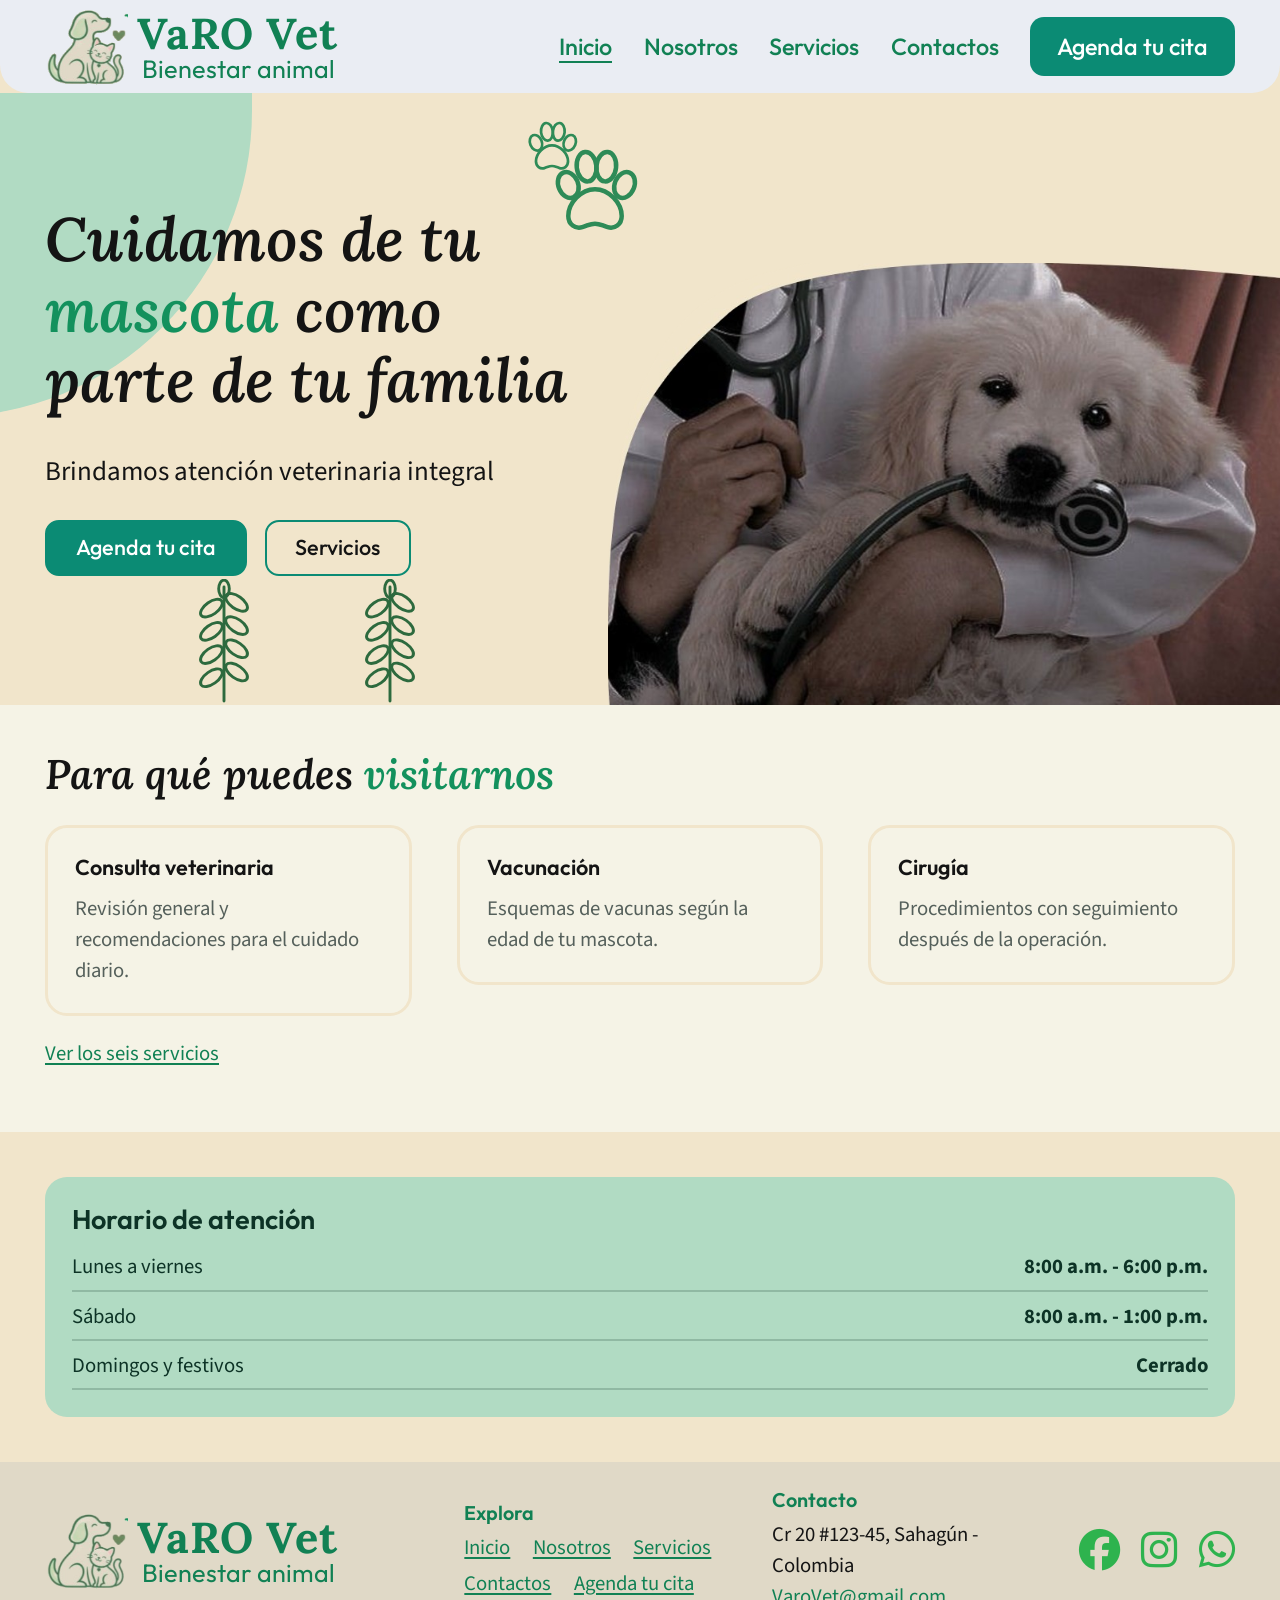
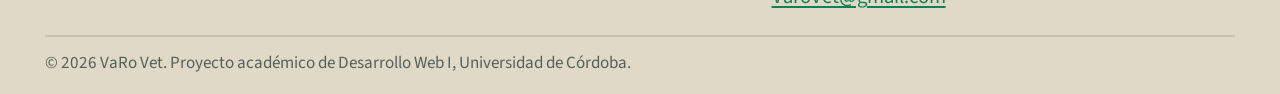
<file: index.html>
<!DOCTYPE html>
<html lang="es">
<head>
  <meta charset="UTF-8">
  <meta name="viewport" content="width=device-width, initial-scale=1">
  <title>Inicio | VaRo Vet</title>
  <meta name="description" content="VaRo Vet, bienestar animal: clínica veterinaria en Sahagún, Córdoba. Atención veterinaria integral y citas en línea.">
  <link rel="icon" href="img/favicon.svg" type="image/svg+xml">
  <link rel="preconnect" href="https://fonts.googleapis.com">
  <link rel="preconnect" href="https://fonts.gstatic.com" crossorigin>
  <link href="https://fonts.googleapis.com/css2?family=Lora:ital,wght@0,500;0,700;1,500;1,600;1,700&family=Outfit:wght@400;500;600&family=Source+Sans+3:wght@400;600;700&display=swap" rel="stylesheet">
  <link rel="stylesheet" href="https://cdnjs.cloudflare.com/ajax/libs/font-awesome/6.5.1/css/all.min.css">
  <link rel="stylesheet" href="css/styles.css">
</head>
<body>
  <a class="skip-link" href="#contenido">Saltar al contenido</a>
  <header class="site-header">
    <a class="brand" href="index.html" aria-label="VaRo Vet, bienestar animal. Ir al inicio">
      <img src="img/logo.png" alt="" width="124" height="118">
      <span class="brand-text"><span class="brand-name">VaRO Vet</span><span class="brand-tag">Bienestar animal</span></span>
    </a>
    <input type="checkbox" id="menu-toggle" class="nav-toggle" aria-label="Abrir o cerrar el menú">
    <label for="menu-toggle" class="menu-button"><i class="fa-solid fa-bars" aria-hidden="true"></i><span class="label">Menú</span></label>
    <nav class="site-nav" aria-label="Navegación principal">
      <ul class="nav-list">
        <li><a href="index.html" aria-current="page">Inicio</a></li>
        <li><a href="nosotros.html">Nosotros</a></li>
        <li><a href="servicios.html">Servicios</a></li>
        <li><a href="contacto.html">Contactos</a></li>
        <li class="nav-cta"><a href="agendar-cita.html">Agenda tu cita</a></li>
      </ul>
    </nav>
  </header>
  <main id="contenido">
    <section class="hero" aria-labelledby="hero-titulo">
      <span class="blob-mint tl" aria-hidden="true"></span>
      <span class="deco paw-line d1" aria-hidden="true"></span>
      <span class="deco paw-line d3" aria-hidden="true"></span>
      <span class="deco leaf d2" aria-hidden="true"></span>
      <span class="deco leaf d4" aria-hidden="true"></span>
      <article class="hero-text">
        <h1 id="hero-titulo">Cuidamos de tu <em>mascota</em> como parte de tu familia</h1>
        <p>Brindamos atención veterinaria integral</p>
        <p class="btn-actions">
          <a class="btn btn-primary" href="agendar-cita.html">Agenda tu cita</a>
          <a class="btn btn-outline" href="servicios.html">Servicios</a>
        </p>
      </article>
      <picture class="hero-photo">
        <img src="img/inicio.png" alt="Cachorro blanco abrazado por una veterinaria, con un estetoscopio en la boca" width="843" height="555" fetchpriority="high">
      </picture>
    </section>

    <section class="section light" aria-labelledby="destacados-titulo">
      <section class="container">
        <header class="section-head"><h2 id="destacados-titulo">Para qué puedes <em>visitarnos</em></h2></header>
        <section class="cols three">
          <article class="mini-card"><h3>Consulta veterinaria</h3><p>Revisión general y recomendaciones para el cuidado diario.</p></article>
          <article class="mini-card"><h3>Vacunación</h3><p>Esquemas de vacunas según la edad de tu mascota.</p></article>
          <article class="mini-card"><h3>Cirugía</h3><p>Procedimientos con seguimiento después de la operación.</p></article>
        </section>
        <p style="margin-top:1.25rem"><a href="servicios.html">Ver los seis servicios</a></p>
      </section>
    </section>

    <section class="section" aria-labelledby="horario-titulo">
      <section class="container">
        <aside class="info-box">
          <h2 id="horario-titulo">Horario de atención</h2>
          <ul class="hours">
          <li><span>Lunes a viernes</span><strong>8:00 a.m. - 6:00 p.m.</strong></li>
          <li><span>Sábado</span><strong>8:00 a.m. - 1:00 p.m.</strong></li>
          <li><span>Domingos y festivos</span><strong>Cerrado</strong></li>
        </ul>
        </aside>
      </section>
    </section>
  </main>
  <footer class="site-footer">
    <section class="footer-grid" aria-label="Información de la clínica">
      <a class="brand" href="index.html" aria-label="VaRo Vet, ir al inicio">
        <img src="img/logo.png" alt="" width="124" height="118">
        <span class="brand-text"><span class="brand-name">VaRO Vet</span><span class="brand-tag">Bienestar animal</span></span>
      </a>
      <nav aria-label="Enlaces del sitio">
        <h2>Explora</h2>
        <ul class="footer-links">
          <li><a href="index.html">Inicio</a></li><li><a href="nosotros.html">Nosotros</a></li>
          <li><a href="servicios.html">Servicios</a></li><li><a href="contacto.html">Contactos</a></li>
          <li><a href="agendar-cita.html">Agenda tu cita</a></li>
        </ul>
      </nav>
      <article>
        <h2>Contacto</h2>
        <address>Cr 20 #123-45, Sahagún - Colombia<br><a href="mailto:VaroVet@gmail.com">VaroVet@gmail.com</a></address>
      </article>
      <ul class="social" aria-label="Redes sociales">
        <li><a href="#" aria-label="VaRo Vet en Facebook"><i class="fa-brands fa-facebook" aria-hidden="true"></i></a></li>
        <li><a href="#" aria-label="VaRo Vet en Instagram"><i class="fa-brands fa-instagram" aria-hidden="true"></i></a></li>
        <li><a href="https://wa.me/573243630825" aria-label="Escribir por WhatsApp"><i class="fa-brands fa-whatsapp" aria-hidden="true"></i></a></li>
      </ul>
    </section>
    <p class="copy">© 2026 VaRo Vet. Proyecto académico de Desarrollo Web I, Universidad de Córdoba.</p>
  </footer>
</body>
</html>
</file>
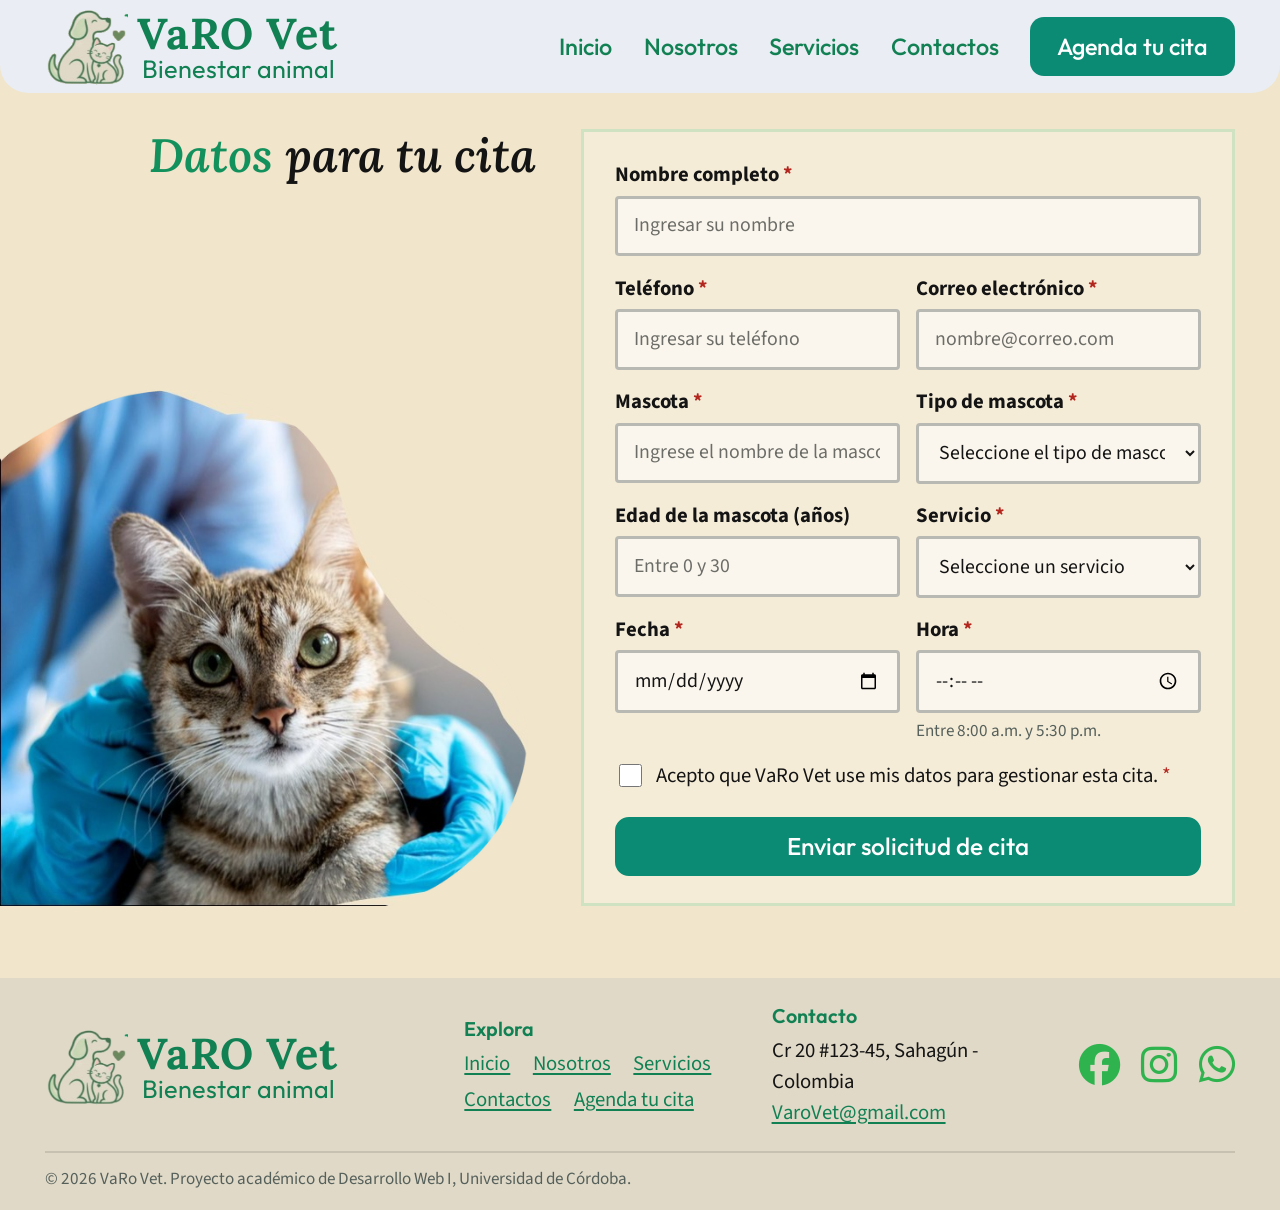
<file: agendar-cita.html>
<!DOCTYPE html>
<html lang="es">
<head>
  <meta charset="UTF-8">
  <meta name="viewport" content="width=device-width, initial-scale=1">
  <title>Agenda tu cita | VaRo Vet</title>
  <meta name="description" content="Solicita una cita veterinaria en VaRo Vet: completa tus datos y los de tu mascota.">
  <link rel="icon" href="img/favicon.svg" type="image/svg+xml">
  <link rel="preconnect" href="https://fonts.googleapis.com">
  <link rel="preconnect" href="https://fonts.gstatic.com" crossorigin>
  <link href="https://fonts.googleapis.com/css2?family=Lora:ital,wght@0,500;0,700;1,500;1,600;1,700&family=Outfit:wght@400;500;600&family=Source+Sans+3:wght@400;600;700&display=swap" rel="stylesheet">
  <link rel="stylesheet" href="https://cdnjs.cloudflare.com/ajax/libs/font-awesome/6.5.1/css/all.min.css">
  <link rel="stylesheet" href="css/styles.css">
</head>
<body>
  <a class="skip-link" href="#contenido">Saltar al contenido</a>
  <header class="site-header">
    <a class="brand" href="index.html" aria-label="VaRo Vet, bienestar animal. Ir al inicio">
      <img src="img/logo.png" alt="" width="124" height="118">
      <span class="brand-text"><span class="brand-name">VaRO Vet</span><span class="brand-tag">Bienestar animal</span></span>
    </a>
    <input type="checkbox" id="menu-toggle" class="nav-toggle" aria-label="Abrir o cerrar el menú">
    <label for="menu-toggle" class="menu-button"><i class="fa-solid fa-bars" aria-hidden="true"></i><span class="label">Menú</span></label>
    <nav class="site-nav" aria-label="Navegación principal">
      <ul class="nav-list">
        <li><a href="index.html">Inicio</a></li>
        <li><a href="nosotros.html">Nosotros</a></li>
        <li><a href="servicios.html">Servicios</a></li>
        <li><a href="contacto.html">Contactos</a></li>
        <li class="nav-cta"><a href="agendar-cita.html" aria-current="page">Agenda tu cita</a></li>
      </ul>
    </nav>
  </header>
  <main id="contenido">
    <section class="booking" aria-labelledby="cita-titulo">
      <picture class="booking-photo">
        <img src="img/agendar.png" alt="Gato atigrado en brazos de una veterinaria con guantes azules" width="612" height="595" fetchpriority="high">
      </picture>
      <header class="booking-title"><h1 id="cita-titulo"><em>Datos</em> para tu cita</h1></header>
      <form class="form form-box booking-form" action="#" method="post">
        <section class="form-grid">
          <p class="field full"><label for="a-propietario">Nombre completo <span class="req">*</span></label>
            <input id="a-propietario" name="propietario" type="text" required minlength="3" maxlength="60" pattern="[A-Za-zÁÉÍÓÚÜÑáéíóúüñ' ]{3,60}" title="Solo letras y espacios, entre 3 y 60 caracteres" autocomplete="name" placeholder="Ingresar su nombre"></p>
          <p class="field"><label for="a-telefono">Teléfono <span class="req">*</span></label>
            <input id="a-telefono" name="telefono" type="tel" required pattern="3[0-9]{9}" title="Celular colombiano de 10 dígitos que empieza por 3" autocomplete="tel" placeholder="Ingresar su teléfono"></p>
          <p class="field"><label for="a-correo">Correo electrónico <span class="req">*</span></label>
            <input id="a-correo" name="correo" type="email" required autocomplete="email" placeholder="nombre@correo.com"></p>
          <p class="field"><label for="a-mascota">Mascota <span class="req">*</span></label>
            <input id="a-mascota" name="mascota" type="text" required minlength="2" maxlength="30" placeholder="Ingrese el nombre de la mascota"></p>
          <p class="field"><label for="a-tipo">Tipo de mascota <span class="req">*</span></label>
            <select id="a-tipo" name="tipo" required>
              <option value="">Seleccione el tipo de mascota</option>
              <option>Perro</option><option>Gato</option><option>Ave</option><option>Conejo</option><option>Otro</option>
            </select></p>
          <p class="field"><label for="a-edad">Edad de la mascota (años)</label>
            <input id="a-edad" name="edad" type="number" min="0" max="30" step="1" inputmode="numeric" placeholder="Entre 0 y 30"></p>
          <p class="field"><label for="a-servicio">Servicio <span class="req">*</span></label>
            <select id="a-servicio" name="servicio" required>
              <option value="">Seleccione un servicio</option>
              <option value="consulta">Consulta veterinaria</option><option value="vacunacion">Vacunación</option><option value="cirugia">Cirugía</option>
              <option value="laboratorio">Exámenes de laboratorio</option><option value="odontologia">Odontología</option><option value="peluqueria">Peluquería</option>
            </select></p>
          <p class="field"><label for="a-fecha">Fecha <span class="req">*</span></label>
            <input id="a-fecha" name="fecha" type="date" required min="2026-10-26" max="2027-03-31"></p>
          <p class="field"><label for="a-hora">Hora <span class="req">*</span></label>
            <input id="a-hora" name="hora" type="time" required min="08:00" max="17:30" step="1800"><small>Entre 8:00 a.m. y 5:30 p.m.</small></p>
          <p class="check full"><input id="a-acepto" name="acepto" type="checkbox" required><label for="a-acepto">Acepto que VaRo Vet use mis datos para gestionar esta cita. <span class="req">*</span></label></p>
        </section>
        <p class="form-actions"><button class="btn btn-primary btn-block" type="submit">Enviar solicitud de cita</button></p>
      </form>
    </section>
  </main>
  <footer class="site-footer">
    <section class="footer-grid" aria-label="Información de la clínica">
      <a class="brand" href="index.html" aria-label="VaRo Vet, ir al inicio">
        <img src="img/logo.png" alt="" width="124" height="118">
        <span class="brand-text"><span class="brand-name">VaRO Vet</span><span class="brand-tag">Bienestar animal</span></span>
      </a>
      <nav aria-label="Enlaces del sitio">
        <h2>Explora</h2>
        <ul class="footer-links">
          <li><a href="index.html">Inicio</a></li><li><a href="nosotros.html">Nosotros</a></li>
          <li><a href="servicios.html">Servicios</a></li><li><a href="contacto.html">Contactos</a></li>
          <li><a href="agendar-cita.html">Agenda tu cita</a></li>
        </ul>
      </nav>
      <article>
        <h2>Contacto</h2>
        <address>Cr 20 #123-45, Sahagún - Colombia<br><a href="mailto:VaroVet@gmail.com">VaroVet@gmail.com</a></address>
      </article>
      <ul class="social" aria-label="Redes sociales">
        <li><a href="#" aria-label="VaRo Vet en Facebook"><i class="fa-brands fa-facebook" aria-hidden="true"></i></a></li>
        <li><a href="#" aria-label="VaRo Vet en Instagram"><i class="fa-brands fa-instagram" aria-hidden="true"></i></a></li>
        <li><a href="https://wa.me/573243630825" aria-label="Escribir por WhatsApp"><i class="fa-brands fa-whatsapp" aria-hidden="true"></i></a></li>
      </ul>
    </section>
    <p class="copy">© 2026 VaRo Vet. Proyecto académico de Desarrollo Web I, Universidad de Córdoba.</p>
  </footer>
</body>
</html>
</file>
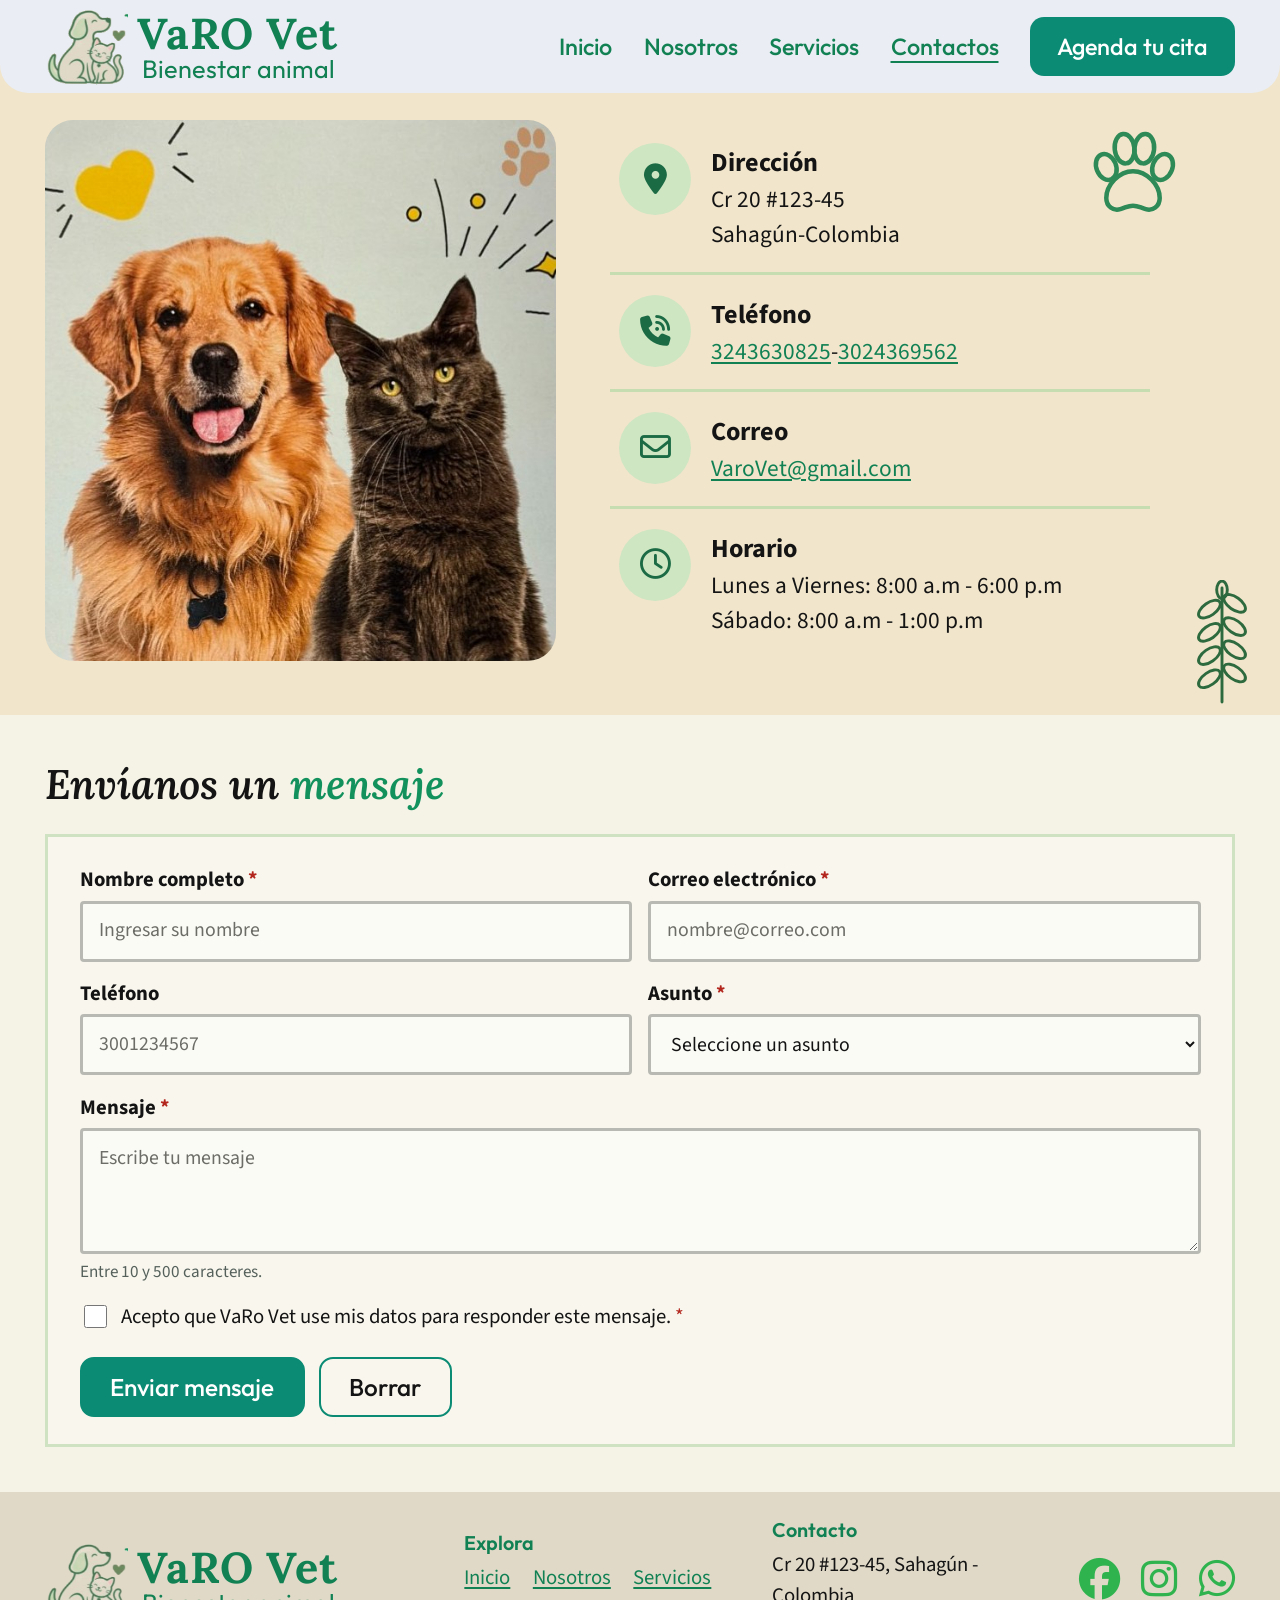
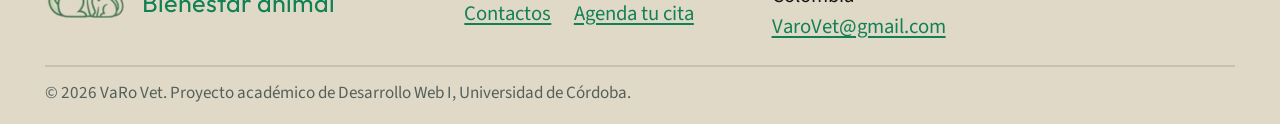
<file: contacto.html>
<!DOCTYPE html>
<html lang="es">
<head>
  <meta charset="UTF-8">
  <meta name="viewport" content="width=device-width, initial-scale=1">
  <title>Contactos | VaRo Vet</title>
  <meta name="description" content="Dirección, teléfonos, correo y horario de VaRo Vet en Sahagún, Córdoba. Escríbenos para resolver tus dudas.">
  <link rel="icon" href="img/favicon.svg" type="image/svg+xml">
  <link rel="preconnect" href="https://fonts.googleapis.com">
  <link rel="preconnect" href="https://fonts.gstatic.com" crossorigin>
  <link href="https://fonts.googleapis.com/css2?family=Lora:ital,wght@0,500;0,700;1,500;1,600;1,700&family=Outfit:wght@400;500;600&family=Source+Sans+3:wght@400;600;700&display=swap" rel="stylesheet">
  <link rel="stylesheet" href="https://cdnjs.cloudflare.com/ajax/libs/font-awesome/6.5.1/css/all.min.css">
  <link rel="stylesheet" href="css/styles.css">
</head>
<body>
  <a class="skip-link" href="#contenido">Saltar al contenido</a>
  <header class="site-header">
    <a class="brand" href="index.html" aria-label="VaRo Vet, bienestar animal. Ir al inicio">
      <img src="img/logo.png" alt="" width="124" height="118">
      <span class="brand-text"><span class="brand-name">VaRO Vet</span><span class="brand-tag">Bienestar animal</span></span>
    </a>
    <input type="checkbox" id="menu-toggle" class="nav-toggle" aria-label="Abrir o cerrar el menú">
    <label for="menu-toggle" class="menu-button"><i class="fa-solid fa-bars" aria-hidden="true"></i><span class="label">Menú</span></label>
    <nav class="site-nav" aria-label="Navegación principal">
      <ul class="nav-list">
        <li><a href="index.html">Inicio</a></li>
        <li><a href="nosotros.html">Nosotros</a></li>
        <li><a href="servicios.html">Servicios</a></li>
        <li><a href="contacto.html" aria-current="page">Contactos</a></li>
        <li class="nav-cta"><a href="agendar-cita.html">Agenda tu cita</a></li>
      </ul>
    </nav>
  </header>
  <main id="contenido">
    <section class="contact-hero" aria-labelledby="contacto-titulo">
      <span class="deco paw-line d1" aria-hidden="true"></span>
      <span class="deco leaf d2" aria-hidden="true"></span>
      <figure class="contact-photo" style="margin:0">
        <img src="img/contacto.jpg" alt="Un perro golden retriever y un gato gris, juntos" width="594" height="628">
      </figure>
      <article>
        <h1 id="contacto-titulo" class="sr-only" style="position:absolute;width:1px;height:1px;overflow:hidden;clip-path:inset(50%)">Contactos</h1>
        <dl class="contact-list">
          <div><dt><i class="fa-solid fa-location-dot" aria-hidden="true"></i></dt><dd><strong>Dirección</strong>Cr 20 #123-45<br>Sahagún-Colombia</dd></div>
          <div><dt><i class="fa-solid fa-phone-volume" aria-hidden="true"></i></dt><dd><strong>Teléfono</strong><a href="tel:+573243630825">3243630825</a>-<a href="tel:+573024369562">3024369562</a></dd></div>
          <div><dt><i class="fa-regular fa-envelope" aria-hidden="true"></i></dt><dd><strong>Correo</strong><a href="mailto:VaroVet@gmail.com">VaroVet@gmail.com</a></dd></div>
          <div><dt><i class="fa-regular fa-clock" aria-hidden="true"></i></dt><dd><strong>Horario</strong>Lunes a Viernes: 8:00 a.m - 6:00 p.m<br>Sábado: 8:00 a.m - 1:00 p.m</dd></div>
        </dl>
      </article>
    </section>

    <section class="section light" aria-labelledby="mensaje-titulo">
      <section class="container">
        <header class="section-head"><h2 id="mensaje-titulo">Envíanos un <em>mensaje</em></h2></header>
        <form class="form form-box" action="#" method="post">
          <section class="form-grid">
            <p class="field"><label for="c-nombre">Nombre completo <span class="req">*</span></label>
              <input id="c-nombre" name="nombre" type="text" required minlength="3" maxlength="60" pattern="[A-Za-zÁÉÍÓÚÜÑáéíóúüñ' ]{3,60}" title="Solo letras y espacios, entre 3 y 60 caracteres" autocomplete="name" placeholder="Ingresar su nombre"></p>
            <p class="field"><label for="c-correo">Correo electrónico <span class="req">*</span></label>
              <input id="c-correo" name="correo" type="email" required autocomplete="email" placeholder="nombre@correo.com"></p>
            <p class="field"><label for="c-telefono">Teléfono</label>
              <input id="c-telefono" name="telefono" type="tel" pattern="3[0-9]{9}" title="Celular colombiano de 10 dígitos que empieza por 3" autocomplete="tel" placeholder="3001234567"></p>
            <p class="field"><label for="c-asunto">Asunto <span class="req">*</span></label>
              <select id="c-asunto" name="asunto" required>
                <option value="">Seleccione un asunto</option>
                <option>Consulta sobre un servicio</option><option>Cambiar o cancelar una cita</option><option>Resultados de exámenes</option><option>Otro</option>
              </select></p>
            <p class="field full"><label for="c-mensaje">Mensaje <span class="req">*</span></label>
              <textarea id="c-mensaje" name="mensaje" required minlength="10" maxlength="500" placeholder="Escribe tu mensaje"></textarea>
              <small>Entre 10 y 500 caracteres.</small></p>
            <p class="check full"><input id="c-acepto" name="acepto" type="checkbox" required><label for="c-acepto">Acepto que VaRo Vet use mis datos para responder este mensaje. <span class="req">*</span></label></p>
          </section>
          <p class="form-actions"><button class="btn btn-primary" type="submit">Enviar mensaje</button><button class="btn btn-outline" type="reset">Borrar</button></p>
        </form>
      </section>
    </section>
  </main>
  <footer class="site-footer">
    <section class="footer-grid" aria-label="Información de la clínica">
      <a class="brand" href="index.html" aria-label="VaRo Vet, ir al inicio">
        <img src="img/logo.png" alt="" width="124" height="118">
        <span class="brand-text"><span class="brand-name">VaRO Vet</span><span class="brand-tag">Bienestar animal</span></span>
      </a>
      <nav aria-label="Enlaces del sitio">
        <h2>Explora</h2>
        <ul class="footer-links">
          <li><a href="index.html">Inicio</a></li><li><a href="nosotros.html">Nosotros</a></li>
          <li><a href="servicios.html">Servicios</a></li><li><a href="contacto.html">Contactos</a></li>
          <li><a href="agendar-cita.html">Agenda tu cita</a></li>
        </ul>
      </nav>
      <article>
        <h2>Contacto</h2>
        <address>Cr 20 #123-45, Sahagún - Colombia<br><a href="mailto:VaroVet@gmail.com">VaroVet@gmail.com</a></address>
      </article>
      <ul class="social" aria-label="Redes sociales">
        <li><a href="#" aria-label="VaRo Vet en Facebook"><i class="fa-brands fa-facebook" aria-hidden="true"></i></a></li>
        <li><a href="#" aria-label="VaRo Vet en Instagram"><i class="fa-brands fa-instagram" aria-hidden="true"></i></a></li>
        <li><a href="https://wa.me/573243630825" aria-label="Escribir por WhatsApp"><i class="fa-brands fa-whatsapp" aria-hidden="true"></i></a></li>
      </ul>
    </section>
    <p class="copy">© 2026 VaRo Vet. Proyecto académico de Desarrollo Web I, Universidad de Córdoba.</p>
  </footer>
</body>
</html>
</file>
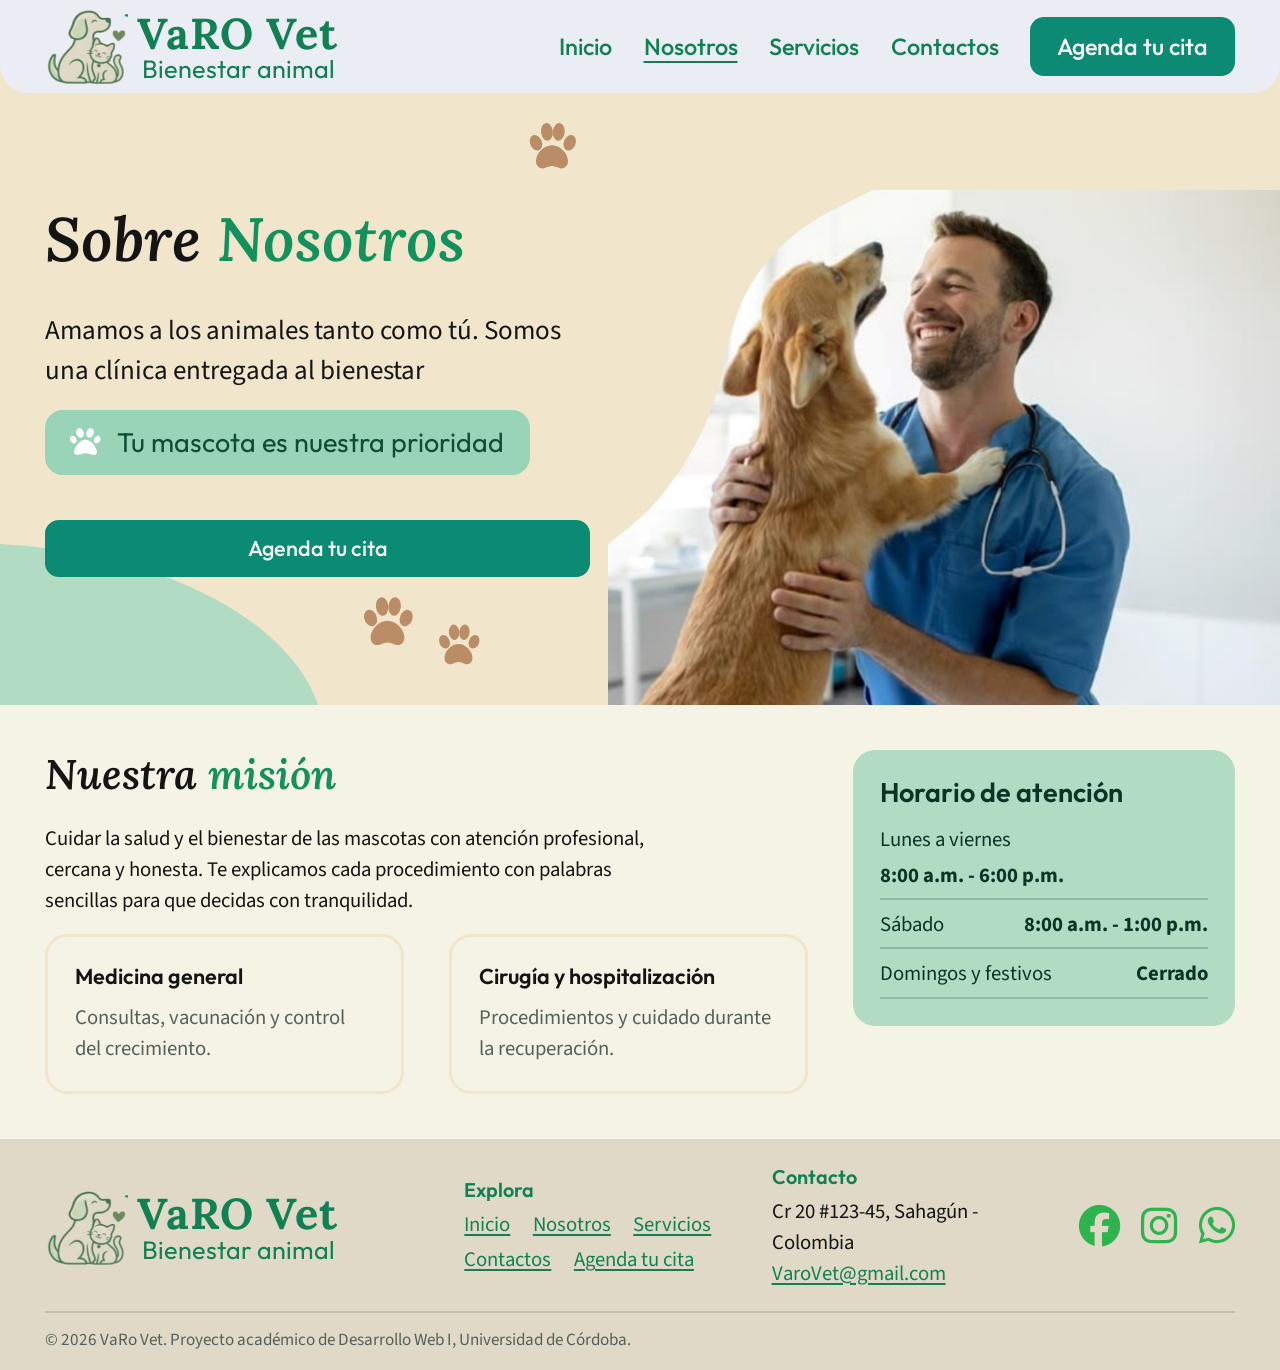
<file: nosotros.html>
<!DOCTYPE html>
<html lang="es">
<head>
  <meta charset="UTF-8">
  <meta name="viewport" content="width=device-width, initial-scale=1">
  <title>Nosotros | VaRo Vet</title>
  <meta name="description" content="Conoce a VaRo Vet: una clínica veterinaria entregada al bienestar de las mascotas en Sahagún, Córdoba.">
  <link rel="icon" href="img/favicon.svg" type="image/svg+xml">
  <link rel="preconnect" href="https://fonts.googleapis.com">
  <link rel="preconnect" href="https://fonts.gstatic.com" crossorigin>
  <link href="https://fonts.googleapis.com/css2?family=Lora:ital,wght@0,500;0,700;1,500;1,600;1,700&family=Outfit:wght@400;500;600&family=Source+Sans+3:wght@400;600;700&display=swap" rel="stylesheet">
  <link rel="stylesheet" href="https://cdnjs.cloudflare.com/ajax/libs/font-awesome/6.5.1/css/all.min.css">
  <link rel="stylesheet" href="css/styles.css">
</head>
<body>
  <a class="skip-link" href="#contenido">Saltar al contenido</a>
  <header class="site-header">
    <a class="brand" href="index.html" aria-label="VaRo Vet, bienestar animal. Ir al inicio">
      <img src="img/logo.png" alt="" width="124" height="118">
      <span class="brand-text"><span class="brand-name">VaRO Vet</span><span class="brand-tag">Bienestar animal</span></span>
    </a>
    <input type="checkbox" id="menu-toggle" class="nav-toggle" aria-label="Abrir o cerrar el menú">
    <label for="menu-toggle" class="menu-button"><i class="fa-solid fa-bars" aria-hidden="true"></i><span class="label">Menú</span></label>
    <nav class="site-nav" aria-label="Navegación principal">
      <ul class="nav-list">
        <li><a href="index.html">Inicio</a></li>
        <li><a href="nosotros.html" aria-current="page">Nosotros</a></li>
        <li><a href="servicios.html">Servicios</a></li>
        <li><a href="contacto.html">Contactos</a></li>
        <li class="nav-cta"><a href="agendar-cita.html">Agenda tu cita</a></li>
      </ul>
    </nav>
  </header>
  <main id="contenido">
    <section class="hero" aria-labelledby="nosotros-titulo">
      <span class="blob-mint bl" aria-hidden="true"></span>
      <span class="deco paw-brown d3" aria-hidden="true"></span>
      <span class="deco paw-brown d5" aria-hidden="true"></span>
      <span class="deco paw-brown d6" aria-hidden="true"></span>
      <article class="hero-text">
        <h1 id="nosotros-titulo">Sobre <em>Nosotros</em></h1>
        <p>Amamos a los animales tanto como tú. Somos una clínica entregada al bienestar</p>
        <p class="pill"><i class="fa-solid fa-paw" aria-hidden="true"></i> Tu mascota es nuestra prioridad</p>
        <p class="btn-actions"><a class="btn btn-primary btn-block" href="agendar-cita.html">Agenda tu cita</a></p>
      </article>
      <picture class="hero-photo">
        <img src="img/nosotros.png" alt="Veterinario sonriente sostiene a un perro que se apoya en su pecho" width="862" height="661" fetchpriority="high">
      </picture>
    </section>

    <section class="section light" aria-labelledby="mision-titulo">
      <section class="container cols">
        <article>
          <h2 id="mision-titulo">Nuestra <em>misión</em></h2>
          <p>Cuidar la salud y el bienestar de las mascotas con atención profesional, cercana y honesta. Te explicamos cada procedimiento con palabras sencillas para que decidas con tranquilidad.</p>
          <section class="cols even">
            <article class="mini-card"><h3>Medicina general</h3><p>Consultas, vacunación y control del crecimiento.</p></article>
            <article class="mini-card"><h3>Cirugía y hospitalización</h3><p>Procedimientos y cuidado durante la recuperación.</p></article>
          </section>
        </article>
        <aside class="info-box" aria-labelledby="horario-titulo">
          <h2 id="horario-titulo">Horario de atención</h2>
          <ul class="hours">
          <li><span>Lunes a viernes</span><strong>8:00 a.m. - 6:00 p.m.</strong></li>
          <li><span>Sábado</span><strong>8:00 a.m. - 1:00 p.m.</strong></li>
          <li><span>Domingos y festivos</span><strong>Cerrado</strong></li>
        </ul>
        </aside>
      </section>
    </section>
  </main>
  <footer class="site-footer">
    <section class="footer-grid" aria-label="Información de la clínica">
      <a class="brand" href="index.html" aria-label="VaRo Vet, ir al inicio">
        <img src="img/logo.png" alt="" width="124" height="118">
        <span class="brand-text"><span class="brand-name">VaRO Vet</span><span class="brand-tag">Bienestar animal</span></span>
      </a>
      <nav aria-label="Enlaces del sitio">
        <h2>Explora</h2>
        <ul class="footer-links">
          <li><a href="index.html">Inicio</a></li><li><a href="nosotros.html">Nosotros</a></li>
          <li><a href="servicios.html">Servicios</a></li><li><a href="contacto.html">Contactos</a></li>
          <li><a href="agendar-cita.html">Agenda tu cita</a></li>
        </ul>
      </nav>
      <article>
        <h2>Contacto</h2>
        <address>Cr 20 #123-45, Sahagún - Colombia<br><a href="mailto:VaroVet@gmail.com">VaroVet@gmail.com</a></address>
      </article>
      <ul class="social" aria-label="Redes sociales">
        <li><a href="#" aria-label="VaRo Vet en Facebook"><i class="fa-brands fa-facebook" aria-hidden="true"></i></a></li>
        <li><a href="#" aria-label="VaRo Vet en Instagram"><i class="fa-brands fa-instagram" aria-hidden="true"></i></a></li>
        <li><a href="https://wa.me/573243630825" aria-label="Escribir por WhatsApp"><i class="fa-brands fa-whatsapp" aria-hidden="true"></i></a></li>
      </ul>
    </section>
    <p class="copy">© 2026 VaRo Vet. Proyecto académico de Desarrollo Web I, Universidad de Córdoba.</p>
  </footer>
</body>
</html>
</file>
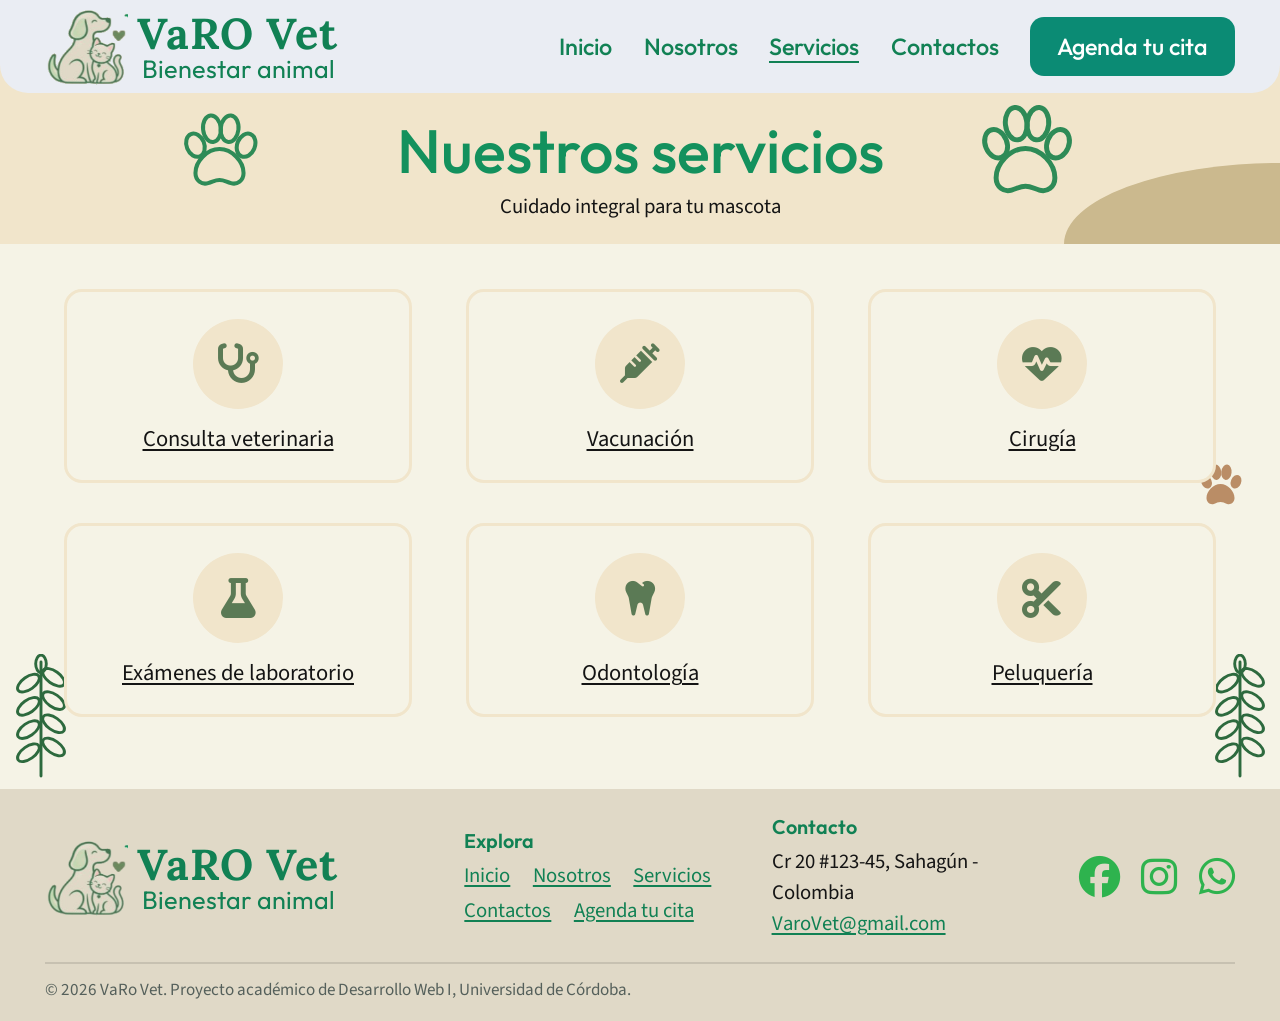
<file: servicios.html>
<!DOCTYPE html>
<html lang="es">
<head>
  <meta charset="UTF-8">
  <meta name="viewport" content="width=device-width, initial-scale=1">
  <title>Servicios | VaRo Vet</title>
  <meta name="description" content="Consulta veterinaria, vacunación, cirugía, exámenes de laboratorio, odontología y peluquería en VaRo Vet.">
  <link rel="icon" href="img/favicon.svg" type="image/svg+xml">
  <link rel="preconnect" href="https://fonts.googleapis.com">
  <link rel="preconnect" href="https://fonts.gstatic.com" crossorigin>
  <link href="https://fonts.googleapis.com/css2?family=Lora:ital,wght@0,500;0,700;1,500;1,600;1,700&family=Outfit:wght@400;500;600&family=Source+Sans+3:wght@400;600;700&display=swap" rel="stylesheet">
  <link rel="stylesheet" href="https://cdnjs.cloudflare.com/ajax/libs/font-awesome/6.5.1/css/all.min.css">
  <link rel="stylesheet" href="css/styles.css">
</head>
<body>
  <a class="skip-link" href="#contenido">Saltar al contenido</a>
  <header class="site-header">
    <a class="brand" href="index.html" aria-label="VaRo Vet, bienestar animal. Ir al inicio">
      <img src="img/logo.png" alt="" width="124" height="118">
      <span class="brand-text"><span class="brand-name">VaRO Vet</span><span class="brand-tag">Bienestar animal</span></span>
    </a>
    <input type="checkbox" id="menu-toggle" class="nav-toggle" aria-label="Abrir o cerrar el menú">
    <label for="menu-toggle" class="menu-button"><i class="fa-solid fa-bars" aria-hidden="true"></i><span class="label">Menú</span></label>
    <nav class="site-nav" aria-label="Navegación principal">
      <ul class="nav-list">
        <li><a href="index.html">Inicio</a></li>
        <li><a href="nosotros.html">Nosotros</a></li>
        <li><a href="servicios.html" aria-current="page">Servicios</a></li>
        <li><a href="contacto.html">Contactos</a></li>
        <li class="nav-cta"><a href="agendar-cita.html">Agenda tu cita</a></li>
      </ul>
    </nav>
  </header>
  <main id="contenido">
    <header class="page-title">
      <span class="deco paw-line d1" aria-hidden="true"></span>
      <span class="deco paw-line d2" aria-hidden="true"></span>
      <span class="hill" aria-hidden="true"></span>
      <h1>Nuestros servicios</h1>
      <p>Cuidado integral para tu mascota</p>
    </header>
    <section class="services" aria-label="Lista de servicios">
      <span class="deco leaf d-leaf-l" aria-hidden="true"></span>
      <span class="deco leaf d-leaf-r" aria-hidden="true"></span>
      <span class="deco paw-brown d-paw-a" aria-hidden="true"></span>
      <ul class="service-list">
        <li><article class="service-card">
          <span class="icon" aria-hidden="true"><i class="fa-solid fa-stethoscope"></i></span>
          <h2><a href="agendar-cita.html?servicio=consulta">Consulta veterinaria</a></h2>
          <i class="fa-solid fa-chevron-right go" aria-hidden="true"></i>
        </article></li>
        <li><article class="service-card">
          <span class="icon" aria-hidden="true"><i class="fa-solid fa-syringe"></i></span>
          <h2><a href="agendar-cita.html?servicio=vacunacion">Vacunación</a></h2>
          <i class="fa-solid fa-chevron-right go" aria-hidden="true"></i>
        </article></li>
        <li><article class="service-card">
          <span class="icon" aria-hidden="true"><i class="fa-solid fa-heart-pulse"></i></span>
          <h2><a href="agendar-cita.html?servicio=cirugia">Cirugía</a></h2>
          <i class="fa-solid fa-chevron-right go" aria-hidden="true"></i>
        </article></li>
        <li><article class="service-card">
          <span class="icon" aria-hidden="true"><i class="fa-solid fa-flask"></i></span>
          <h2><a href="agendar-cita.html?servicio=laboratorio">Exámenes de laboratorio</a></h2>
          <i class="fa-solid fa-chevron-right go" aria-hidden="true"></i>
        </article></li>
        <li><article class="service-card">
          <span class="icon" aria-hidden="true"><i class="fa-solid fa-tooth"></i></span>
          <h2><a href="agendar-cita.html?servicio=odontologia">Odontología</a></h2>
          <i class="fa-solid fa-chevron-right go" aria-hidden="true"></i>
        </article></li>
        <li><article class="service-card">
          <span class="icon" aria-hidden="true"><i class="fa-solid fa-scissors"></i></span>
          <h2><a href="agendar-cita.html?servicio=peluqueria">Peluquería</a></h2>
          <i class="fa-solid fa-chevron-right go" aria-hidden="true"></i>
        </article></li>
      </ul>
    </section>
  </main>
  <footer class="site-footer">
    <section class="footer-grid" aria-label="Información de la clínica">
      <a class="brand" href="index.html" aria-label="VaRo Vet, ir al inicio">
        <img src="img/logo.png" alt="" width="124" height="118">
        <span class="brand-text"><span class="brand-name">VaRO Vet</span><span class="brand-tag">Bienestar animal</span></span>
      </a>
      <nav aria-label="Enlaces del sitio">
        <h2>Explora</h2>
        <ul class="footer-links">
          <li><a href="index.html">Inicio</a></li><li><a href="nosotros.html">Nosotros</a></li>
          <li><a href="servicios.html">Servicios</a></li><li><a href="contacto.html">Contactos</a></li>
          <li><a href="agendar-cita.html">Agenda tu cita</a></li>
        </ul>
      </nav>
      <article>
        <h2>Contacto</h2>
        <address>Cr 20 #123-45, Sahagún - Colombia<br><a href="mailto:VaroVet@gmail.com">VaroVet@gmail.com</a></address>
      </article>
      <ul class="social" aria-label="Redes sociales">
        <li><a href="#" aria-label="VaRo Vet en Facebook"><i class="fa-brands fa-facebook" aria-hidden="true"></i></a></li>
        <li><a href="#" aria-label="VaRo Vet en Instagram"><i class="fa-brands fa-instagram" aria-hidden="true"></i></a></li>
        <li><a href="https://wa.me/573243630825" aria-label="Escribir por WhatsApp"><i class="fa-brands fa-whatsapp" aria-hidden="true"></i></a></li>
      </ul>
    </section>
    <p class="copy">© 2026 VaRo Vet. Proyecto académico de Desarrollo Web I, Universidad de Córdoba.</p>
  </footer>
</body>
</html>
</file>
<file: css/styles.css>
/* =========================================================
   VaRo Vet · styles.css  (basado en los mockups de la propuesta)
   Mobile first. Breakpoints: 768px (tablet), 1024px (escritorio), 1280px (pantalla grande)
   Secciones: 1 Tokens · 2 Base · 3 Cabecera/Nav (Flex) · 4 Hero (Grid) · 5 Servicios
              6 Contacto · 7 Formularios · 8 Pie de página · 9 Media queries
   ========================================================= */

/* 1. Tokens ------------------------------------------------ */
:root {
  --cream: #f1e5cb;
  --cream-light: #f5f3e6;
  --header: #eaedf3;
  --mint: #b1dbc3;
  --mint-pill: #99d4b8;
  --mint-line: #c5ddb0;
  --green: #118154;          /* texto pequeño y enlaces */
  --green-title: #13915d;    /* títulos grandes */
  --leaf: #2d6a3e;
  --teal: #0b8b74;           /* botones (un tono más oscuro que el mockup para el contraste) */
  --teal-dark: #076c5a;
  --ink: #141414;
  --muted: #55605b;
  --paw: #ba8d66;
  --danger: #b3261e;
  --footer: #e0d9c7;

  --font-title: "Lora", Georgia, "Times New Roman", serif;
  --font-ui: "Outfit", "Trebuchet MS", system-ui, sans-serif;
  --font-body: "Source Sans 3", "Segoe UI", system-ui, sans-serif;

  --space: clamp(1.1rem, 4vw, 2.5rem);
  --max: 74rem;
}

/* 2. Base -------------------------------------------------- */
*, *::before, *::after { box-sizing: border-box; }
html { scroll-behavior: smooth; }
body {
  margin: 0;
  display: grid;
  grid-template-columns: minmax(0, 1fr);
  grid-template-rows: auto 1fr auto;
  min-height: 100vh;
  font-family: var(--font-body);
  font-size: 1.15rem;
  line-height: 1.5;
  color: var(--ink);
  background: var(--cream);
}
img, svg { max-width: 100%; height: auto; display: block; }
h1, h2, h3 { margin: 0 0 0.6em; line-height: 1.15; }
h1, h2 { font-family: var(--font-title); font-style: italic; font-weight: 600; }
h1 { font-size: clamp(2.2rem, 7vw, 3.4rem); }
h2 { font-size: clamp(1.6rem, 4.5vw, 2.3rem); }
h3 { font-family: var(--font-ui); font-weight: 600; font-size: 1.2rem; }
h1 em, h2 em { color: var(--green-title); }
p { margin: 0 0 1rem; max-width: 60ch; }
a { color: var(--green); text-underline-offset: 3px; }
a:hover { color: var(--teal-dark); }
ul, ol { list-style: none; margin: 0; padding: 0; }
:focus-visible { outline: 3px solid #1b6fd1; outline-offset: 3px; }

.skip-link {
  position: absolute; left: 1rem; top: -4rem; z-index: 30;
  background: var(--teal); color: #fff; padding: 0.6rem 1rem; border-radius: 10px;
}
.skip-link:focus { top: 0.5rem; }

/* Decoraciones (patitas y hojas de los mockups) */
.deco { position: absolute; display: block; background: no-repeat center / contain; pointer-events: none; }
.paw-brown { background-image: url("../img/paw-brown.svg"); }
.paw-line { background-image: url("../img/paw-line.svg"); }
.leaf { background-image: url("../img/leaf.svg"); }

/* Botones */
.btn {
  display: inline-flex; align-items: center; justify-content: center; gap: 0.5rem;
  padding: 0.8rem 1.6rem; border: 2px solid var(--teal); border-radius: 14px;
  font: 500 1.2rem/1.1 var(--font-ui); text-decoration: none; cursor: pointer;
  transition: background 0.2s, color 0.2s;
}
.btn-primary { background: var(--teal); color: #fff; }
.btn-primary:hover { background: var(--teal-dark); border-color: var(--teal-dark); color: #fff; }
.btn-outline { background: transparent; color: var(--ink); }
.btn-outline:hover { background: rgba(11, 139, 116, 0.12); color: var(--ink); }
.btn-block { width: 100%; }
.btn-actions { display: flex; flex-wrap: wrap; gap: 1rem; }

/* 3. Cabecera y navegación (Flexbox) ----------------------- */
.site-header {
  position: sticky; top: 0; z-index: 20;
  display: flex; flex-wrap: wrap; align-items: center; justify-content: space-between;
  gap: 0.25rem 1rem;
  padding: 0.5rem var(--space);
  background: var(--header);
  border-radius: 0 0 22px 22px;
}
.brand { display: flex; align-items: center; gap: 0.5rem; color: var(--green); text-decoration: none; }
.brand img { width: 3.4rem; height: auto; }
.brand-text { display: flex; flex-direction: column; line-height: 1.05; }
.brand-name { font-family: var(--font-title); font-weight: 700; font-size: 1.75rem; letter-spacing: 0.02em; }
.brand-tag { font-family: var(--font-ui); font-size: 1.05rem; }

.nav-toggle { position: absolute; opacity: 0; width: 1px; height: 1px; }
.menu-button { display: grid; place-items: center; width: 2.75rem; height: 2.75rem; cursor: pointer; font-size: 1.9rem; color: #000; }
.menu-button .label { position: absolute; width: 1px; height: 1px; overflow: hidden; clip-path: inset(50%); }
.nav-toggle:focus-visible + .menu-button { outline: 3px solid #1b6fd1; outline-offset: 2px; border-radius: 8px; }

.site-nav { display: none; flex-basis: 100%; }
.nav-toggle:checked ~ .site-nav { display: block; }
.nav-list { display: flex; flex-direction: column; gap: 0.15rem; padding-block: 0.25rem 0.75rem; }
.nav-list a {
  display: block; padding: 0.65rem 0.9rem; border-radius: 10px;
  font-family: var(--font-ui); font-weight: 500; font-size: 1.2rem;
  color: var(--green); text-decoration: none;
}
.nav-list a:hover { background: rgba(17, 129, 84, 0.1); }
.nav-list a[aria-current="page"] { text-decoration: underline; text-decoration-thickness: 2px; text-underline-offset: 6px; }
.nav-list .nav-cta a { background: var(--teal); color: #fff; text-align: center; border-radius: 14px; text-decoration: none; }
.nav-list .nav-cta a:hover { background: var(--teal-dark); }

/* 4. Hero y bloques de página (CSS Grid) ------------------- */
main { display: block; width: 100%; }
.container { width: min(100%, var(--max)); margin-inline: auto; padding-inline: var(--space); }

.hero { position: relative; overflow: hidden; display: grid; grid-template-columns: minmax(0, 1fr); background: var(--cream); }
.hero-text { position: relative; z-index: 1; padding: 2.25rem var(--space) 1.5rem; }
.hero-text p { font-size: 1.3rem; }
.hero-photo { position: relative; z-index: 1; margin-top: 1rem; }
.hero-photo img { width: 100%; }
.hero .btn-actions { margin-top: 1.5rem; }
.blob-mint { position: absolute; z-index: 0; background: var(--mint); }
.blob-mint.tl { left: -4rem; top: -3rem; width: 10rem; height: 12rem; border-radius: 0 0 100% 0 / 0 0 85% 0; }
.blob-mint.bl { left: -3rem; bottom: -2rem; width: 12rem; height: 6rem; border-radius: 100% 100% 0 0 / 100% 100% 0 0; }

.pill {
  display: inline-flex; align-items: center; gap: 0.9rem; padding: 0.7rem 1.4rem;
  border-radius: 18px; background: var(--mint-pill); color: #0f4d36;
  font-family: var(--font-ui); font-size: 1.15rem; text-align: center;
}
.pill i { font-size: 1.7rem; color: #fff; }

/* Secciones de contenido extra */
.section { position: relative; padding-block: 2.5rem; }
.section.light { background: var(--cream-light); }
.section-head { margin-bottom: 1.5rem; }
.section-head p { color: var(--muted); }
.cols { display: grid; gap: 1.5rem; grid-template-columns: minmax(0, 1fr); align-items: start; }

.info-box { padding: 1.5rem; border-radius: 22px; background: var(--mint); color: #0d3326; }
.info-box h2 { font-size: 1.5rem; color: #0d3326; font-style: normal; font-family: var(--font-ui); }
.info-box p:last-child { margin-bottom: 0; }
.hours { display: flex; flex-direction: column; gap: 0.5rem; }
.hours li { display: flex; flex-wrap: wrap; justify-content: space-between; gap: 0.25rem 1rem; border-bottom: 2px solid rgba(13, 51, 38, 0.2); padding-bottom: 0.4rem; }

.mini-card { padding: 1.5rem; border: 3px solid var(--cream); border-radius: 22px; background: var(--cream-light); }
.mini-card p { color: var(--muted); margin: 0; }

/* 5. Servicios --------------------------------------------- */
.page-title {
  position: relative; overflow: hidden; display: flex; flex-direction: column; align-items: center; justify-content: center;
  min-height: 7rem; padding: 1.25rem var(--space); background: var(--cream); text-align: center;
}
.page-title h1 { font-family: var(--font-ui); font-style: normal; font-weight: 500; color: var(--green-title); margin: 0; }
.page-title p { margin: 0.25rem 0 0; color: var(--ink); }
.page-title .hill { position: absolute; right: -1rem; bottom: 0; width: 7rem; height: 3rem; background: #cbb98e; border-radius: 100% 0 0 0 / 100% 0 0 0; }

.service-list { display: grid; gap: 0.9rem; grid-template-columns: minmax(0, 1fr); padding-block: 1.5rem 3rem; }
.service-card {
  position: relative; display: flex; align-items: center; gap: 1rem;
  padding: 0.9rem 1.2rem; border: 3px solid var(--cream); border-radius: 18px; background: var(--cream-light);
}
.service-card .icon {
  flex: none; display: grid; place-items: center; width: 3.4rem; height: 3.4rem;
  border-radius: 50%; background: var(--cream); color: #5b7a55; font-size: 1.5rem;
}
.service-card h2 { margin: 0; font-family: var(--font-body); font-style: normal; font-weight: 400; font-size: 1.2rem; flex: 1; }
.service-card h2 a { color: var(--ink); text-decoration: underline; }
.service-card h2 a::after { content: ""; position: absolute; inset: 0; border-radius: 18px; }
.service-card .go { color: #6b7a70; font-size: 1.1rem; }
.service-card:hover { border-color: var(--mint); }

/* 6. Contacto ---------------------------------------------- */
.contact-hero { position: relative; overflow: hidden; display: grid; gap: 1.5rem; grid-template-columns: minmax(0, 1fr); padding: 1.25rem var(--space) 2rem; background: var(--cream); }
.contact-photo { position: relative; z-index: 1; }
.contact-photo img { width: 100%; border-radius: 28px; }
.contact-list { position: relative; z-index: 1; display: grid; gap: 0; grid-template-columns: repeat(2, minmax(0, 1fr)); margin: 0; }
.contact-list > div { display: flex; gap: 0.7rem; align-items: flex-start; padding: 0.9rem 0.5rem; border-bottom: 3px solid var(--mint-line); }
.contact-list > div:nth-child(odd) { border-right: 3px solid var(--mint-line); }
.contact-list > div:nth-last-child(-n + 2) { border-bottom: 0; }
.contact-list dt {
  flex: none; display: grid; place-items: center; width: 2.6rem; height: 2.6rem; border-radius: 50%;
  background: #cfe6c3; color: #1b6b45; font-size: 1.15rem;
}
.contact-list dd { margin: 0; font-size: 1.05rem; overflow-wrap: anywhere; }
.contact-list strong { display: block; font-family: var(--font-body); font-weight: 700; font-size: 1.25rem; }

/* 7. Formularios ------------------------------------------- */
.form { display: grid; gap: 0.9rem; }
.form-box { position: relative; padding: 1.25rem; border: 3px solid #cfe3c3; background: rgba(255, 255, 255, 0.25); }
.form-grid { display: grid; gap: 0.9rem; grid-template-columns: minmax(0, 1fr); }
.field { display: flex; flex-direction: column; gap: 0.3rem; margin: 0; max-width: none; }
.field label { font-weight: 700; font-size: 1.15rem; }
.field small { color: var(--muted); font-size: 0.95rem; }
.req { color: var(--danger); }
input, select, textarea {
  width: 100%; padding: 0.7rem 0.9rem; font: inherit; font-size: 1.1rem; color: var(--ink);
  background: rgba(255, 255, 255, 0.55); border: 3px solid #b9b9b3; border-radius: 4px;
}
input::placeholder, textarea::placeholder { color: #6d6d68; }
textarea { min-height: 7rem; resize: vertical; }
input:focus, select:focus, textarea:focus { border-color: var(--teal); outline: 3px solid rgba(11, 139, 116, 0.3); outline-offset: 0; }
input:user-invalid, select:user-invalid, textarea:user-invalid { border-color: var(--danger); }
.check { display: flex; align-items: flex-start; gap: 0.6rem; margin: 0; max-width: none; }
.check input { width: 1.3rem; height: 1.3rem; margin-top: 0.2rem; accent-color: var(--teal); }
.form-actions { display: flex; flex-wrap: wrap; gap: 0.75rem; margin: 0.5rem 0 0; max-width: none; }
.form-actions .btn { font-size: 1.35rem; }

.booking { position: relative; overflow: hidden; display: grid; gap: 1.25rem; grid-template-columns: minmax(0, 1fr); padding: 1.25rem var(--space) 3rem; background: var(--cream); }
.booking-intro { position: relative; z-index: 1; }
.booking-intro h1 { margin-bottom: 0.5rem; }
.booking-photo { margin-top: 0.5rem; }
.booking-photo img { width: min(100%, 30rem); }
.booking-form { position: relative; z-index: 1; }

/* 8. Pie de página ----------------------------------------- */
.site-footer { background: var(--footer); padding: 1.5rem var(--space) 1rem; }
.footer-grid { display: grid; gap: 1.5rem; grid-template-columns: minmax(0, 1fr); width: min(100%, var(--max)); margin-inline: auto; align-items: center; }
.site-footer h2 { font-family: var(--font-ui); font-style: normal; font-size: 1.1rem; color: var(--green); margin-bottom: 0.4rem; }
.footer-links { display: flex; flex-wrap: wrap; gap: 0.25rem 1.25rem; }
.site-footer address { font-style: normal; }
.social { display: flex; gap: 1.2rem; font-size: 2.3rem; }
.social a { display: block; line-height: 1; color: #2eb34e; }
.social a:hover { color: #1b7f37; }
.copy { width: min(100%, var(--max)); margin: 1.25rem auto 0; padding-top: 0.75rem; border-top: 2px solid rgba(20, 20, 20, 0.12); font-size: 0.95rem; color: var(--muted); max-width: none; }

/* Decoraciones colocadas por página */
.hero .d1 { width: 3.4rem; height: 3.4rem; right: 1.2rem; top: 5.5rem; }
.hero .d2 { width: 2.2rem; height: 4.4rem; right: 1.2rem; top: 16rem; }
.hero .d3 { width: 2.6rem; height: 2.6rem; left: 45%; top: 1rem; }
.page-title .d1 { width: 3rem; height: 3rem; left: 1rem; top: 0.6rem; }
.page-title .d2 { width: 3.4rem; height: 3.4rem; right: 5rem; top: 0.3rem; }
.contact-hero .d1 { width: 3rem; height: 3rem; right: 1rem; top: 1rem; }
.booking .d1 { width: 3.2rem; height: 3.2rem; right: 1rem; top: 0.7rem; }

/* 9. Media queries ----------------------------------------- */
/* Tablet */
@media (min-width: 768px) {
  .form-grid { grid-template-columns: repeat(2, minmax(0, 1fr)); }
  .form-grid .full { grid-column: 1 / -1; }
  .service-list { grid-template-columns: repeat(2, minmax(0, 1fr)); }
  .service-card { flex-direction: column; text-align: center; padding: 1.5rem 1rem; }
  .service-card .icon { width: 5rem; height: 5rem; font-size: 2.2rem; }
  .service-card h2 { flex: none; font-size: 1.25rem; }
  .service-card .go { display: none; }
  .cols { grid-template-columns: repeat(2, minmax(0, 1fr)); }
  .footer-grid { grid-template-columns: repeat(2, minmax(0, 1fr)); }
}

/* Escritorio */
@media (min-width: 1024px) {
  .menu-button { display: none; }
  .site-nav { display: block; flex-basis: auto; }
  .nav-list { flex-direction: row; align-items: center; gap: 1.75rem; padding: 0; }
  .nav-list a { padding: 0.4rem 0; font-size: 1.3rem; }
  .nav-list a:hover { background: transparent; text-decoration: underline; }
  .nav-list .nav-cta a { padding: 0.65rem 1.5rem; }
  .brand img { width: 4.6rem; }
  .brand-name { font-size: 2.4rem; }
  .brand-tag { font-size: 1.4rem; padding-left: 0.3rem; }
  .site-header { padding-block: 0.4rem; border-radius: 0 0 28px 28px; }

  .hero { grid-template-columns: minmax(0, 0.95fr) minmax(0, 1.05fr); align-items: center; min-height: 34rem; }
  .hero-text { padding: 3rem 1rem 3rem max(var(--space), calc((100vw - var(--max)) / 2 + var(--space))); }
  .hero-text p { font-size: 1.5rem; }
  .hero-photo { margin: 0; align-self: end; }
  .hero-photo img { width: 100%; }
  .blob-mint.tl { left: -3rem; top: -2rem; width: 17rem; height: 20rem; }
  .blob-mint.bl { width: 20rem; height: 11rem; border-radius: 0 100% 0 0 / 0 100% 0 0; left: -2rem; bottom: -2rem; }
  .hero .d1 { width: 5rem; height: 5rem; right: auto; left: 43%; top: 3rem; }
  .hero .d2 { right: auto; left: 15%; top: auto; bottom: 0; width: 3.5rem; height: 7rem; }
  .hero .d3 { left: 41%; top: 1.5rem; width: 3rem; height: 3rem; }
  .page-title { min-height: 8rem; }
  .page-title .d1 { left: 14%; top: 1rem; width: 4.5rem; height: 4.5rem; }
  .page-title .d2 { right: 16%; top: 0.5rem; width: 5.5rem; height: 5.5rem; }
  .page-title .hill { width: 12rem; height: 4.5rem; right: 0; }

  .service-list { grid-template-columns: repeat(3, minmax(0, 1fr)); gap: 2.25rem 3rem; width: min(100%, 64rem); margin-inline: auto; padding-block: 2.5rem 4rem; }

  .cols { grid-template-columns: minmax(0, 2fr) minmax(0, 1fr); gap: 2.5rem; }
  .cols.even { grid-template-columns: repeat(2, minmax(0, 1fr)); }
  .cols.three { grid-template-columns: repeat(3, minmax(0, 1fr)); }

  .contact-hero { grid-template-columns: minmax(0, 0.9fr) minmax(0, 1.1fr); gap: 3rem; align-items: center; padding: 1.5rem max(var(--space), calc((100vw - var(--max)) / 2 + var(--space))) 3rem; }
  .contact-list { grid-template-columns: minmax(0, 1fr); width: min(100%, 30rem); }
  .contact-list > div, .contact-list > div:nth-child(odd) { border-right: 0; border-bottom: 3px solid var(--mint-line); padding: 1.1rem 0.5rem; gap: 1.1rem; }
  .contact-list > div:last-child { border-bottom: 0; }
  .contact-list > div:nth-last-child(-n + 2) { border-bottom: 3px solid var(--mint-line); }
  .contact-list > div:last-child { border-bottom: 0; }
  .contact-list dt { width: 4rem; height: 4rem; font-size: 1.7rem; }
  .contact-list dd { font-size: 1.3rem; }
  .contact-list strong { font-size: 1.45rem; }
  .contact-hero .d1 { right: 8%; top: 2rem; width: 5rem; height: 5rem; }

  .booking { grid-template-columns: minmax(0, 0.9fr) minmax(0, 1.1fr); gap: 2rem; align-items: start; padding: 1.5rem max(var(--space), calc((100vw - var(--max)) / 2 + var(--space))) 4rem 0; }
  .booking-intro { padding-left: max(var(--space), calc((100vw - var(--max)) / 2 + var(--space))); }
  .booking-intro h1 { text-align: right; }
  .booking-photo { margin-top: 1.5rem; }
  .booking-photo img { width: 100%; max-width: none; }
  .form-box { padding: 1.5rem 1.75rem; }
  .booking .d1 { right: auto; left: 55%; top: 33%; width: 4rem; height: 4rem; }

  .footer-grid { grid-template-columns: 1.4fr 1fr 1fr auto; }
}

/* Pantalla grande */
@media (min-width: 1280px) {
  html { font-size: 112.5%; }
}

@media (prefers-reduced-motion: reduce) {
  html { scroll-behavior: auto; }
  .btn { transition: none; }
}

/* ---- Ajustes finales por página ---- */
.service-list li { display: flex; }
.service-list li > .service-card { flex: 1; }
.services { position: relative; overflow: hidden; background: var(--cream-light); }
.services .d-leaf-l { width: 2.4rem; height: 5rem; left: 0.5rem; bottom: 0.5rem; }
.services .d-leaf-r { width: 2.4rem; height: 5rem; right: 0.5rem; bottom: 0.5rem; }
.services .d-paw-a { width: 2.6rem; height: 2.6rem; right: 2rem; top: 40%; }
.hero .d4 { width: 2.2rem; height: 4.4rem; right: 4rem; top: 17rem; }
.hero .d5 { width: 2.4rem; height: 2.4rem; left: 1.2rem; bottom: 6rem; }
.hero .d6 { width: 2rem; height: 2rem; left: 4.2rem; bottom: 5rem; }
.contact-hero .d2 { width: 2.4rem; height: 5rem; right: 0.5rem; bottom: 0.5rem; }

/* Reserva de espacio para los datos de contacto en móvil */
.contact-hero .contact-photo { max-width: 32rem; margin-inline: auto; }

/* Agendar: foto, título y formulario en áreas de rejilla */
.booking { padding: 0 var(--space) 3rem; gap: 1rem; grid-template-columns: minmax(0, 1fr); grid-template-areas: "photo" "title" "form"; }
.booking-photo { grid-area: photo; margin: 0 calc(-1 * var(--space)); }
.booking-photo img { width: 100%; max-width: none; }
.booking-title { grid-area: title; position: relative; z-index: 1; }
.booking-title h1 { margin: 0; font-size: clamp(1.9rem, 6vw, 2.6rem); }
.booking-form { grid-area: form; }

@media (min-width: 1024px) {
  .booking { grid-template-columns: minmax(0, 0.9fr) minmax(0, 1.1fr); grid-template-areas: "title form" "photo form"; grid-template-rows: auto 1fr; gap: 1.5rem 2.5rem; align-items: start; padding: 2rem max(var(--space), calc((100vw - var(--max)) / 2 + var(--space))) 4rem 0; }
  .booking-title { padding-left: max(var(--space), calc((100vw - var(--max)) / 2 + var(--space))); text-align: right; }
  .booking-title h1 { text-align: right; }
  .booking-photo { margin: 0; align-self: end; }
  .hero .d4 { right: auto; left: 28%; top: auto; bottom: 0; width: 3.5rem; height: 7rem; }
  .hero .d5 { left: 28%; bottom: 3rem; width: 3.2rem; height: 3.2rem; }
  .hero .d6 { left: 34%; bottom: 2rem; width: 2.6rem; height: 2.6rem; }
  .services .d-leaf-l, .services .d-leaf-r { width: 3.5rem; height: 7rem; }
  .contact-hero .d2 { width: 3.5rem; height: 7rem; right: 1.5rem; }
}
</file>
